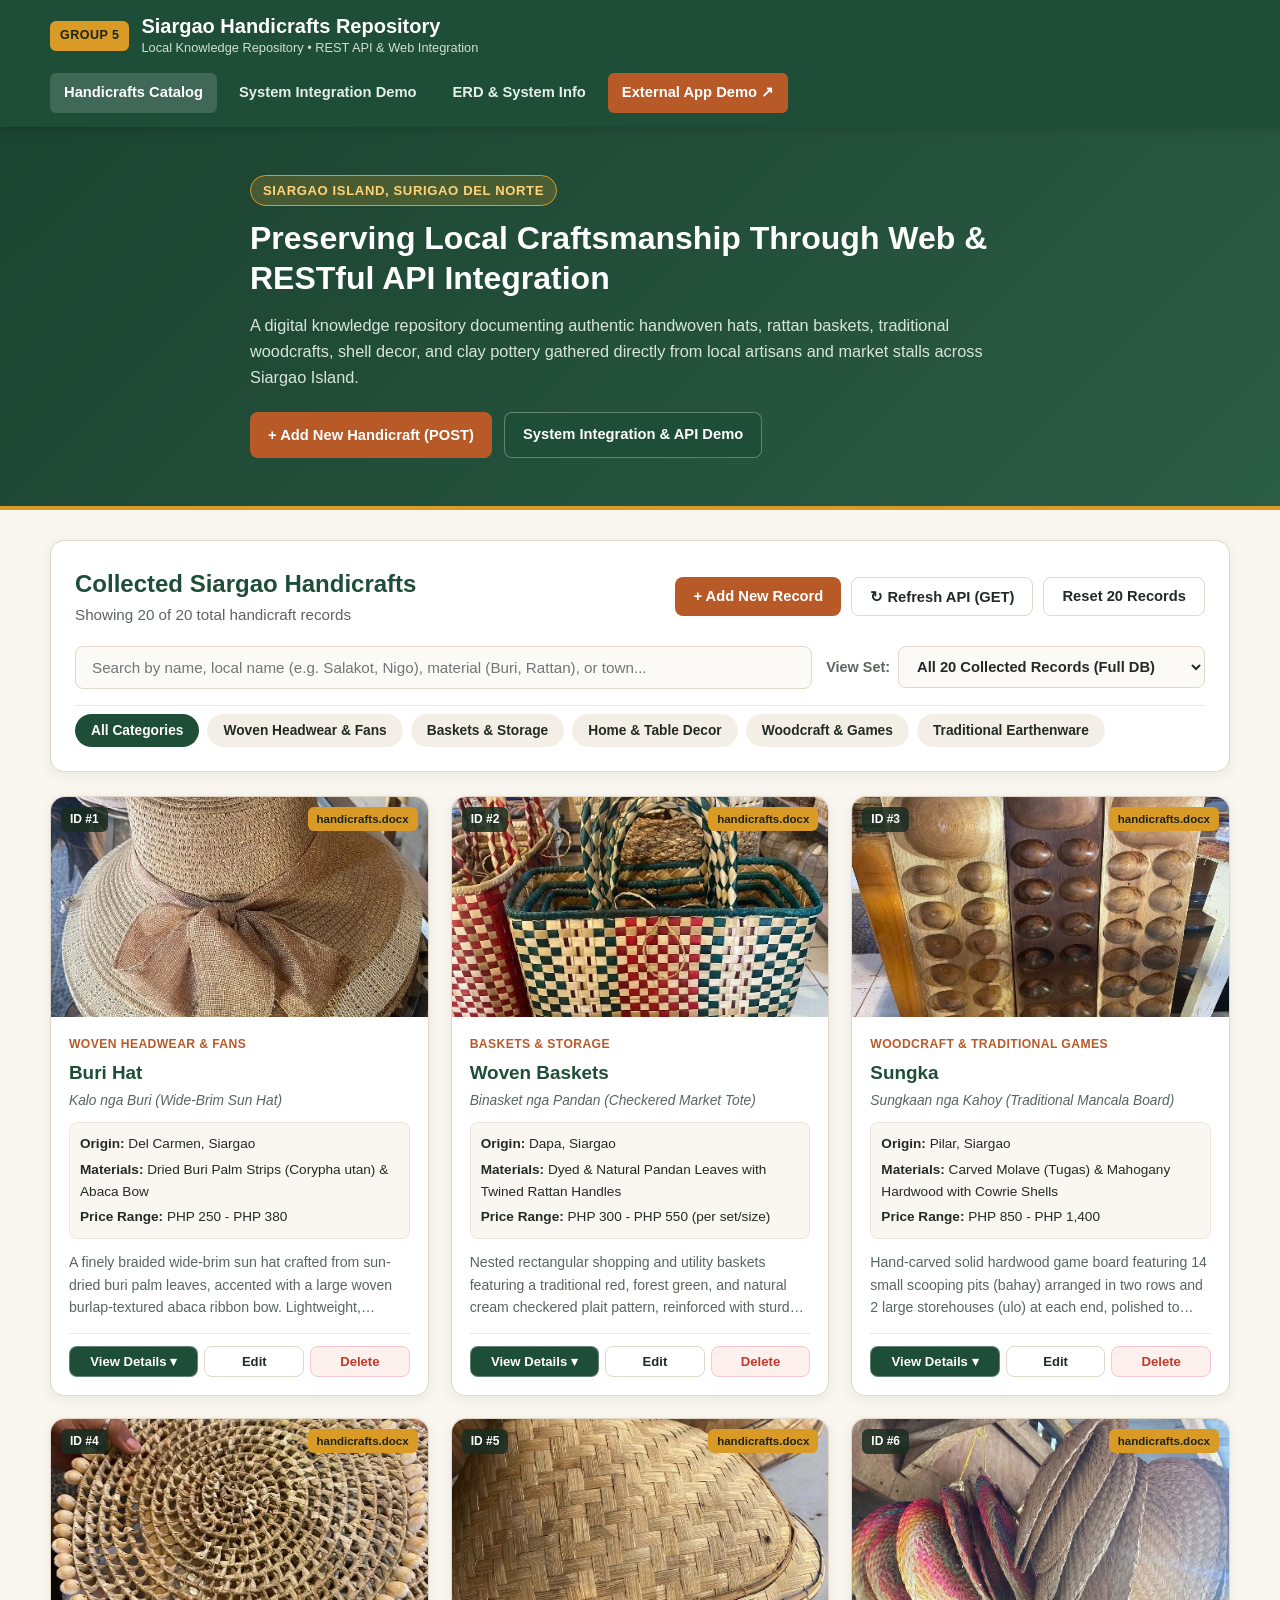
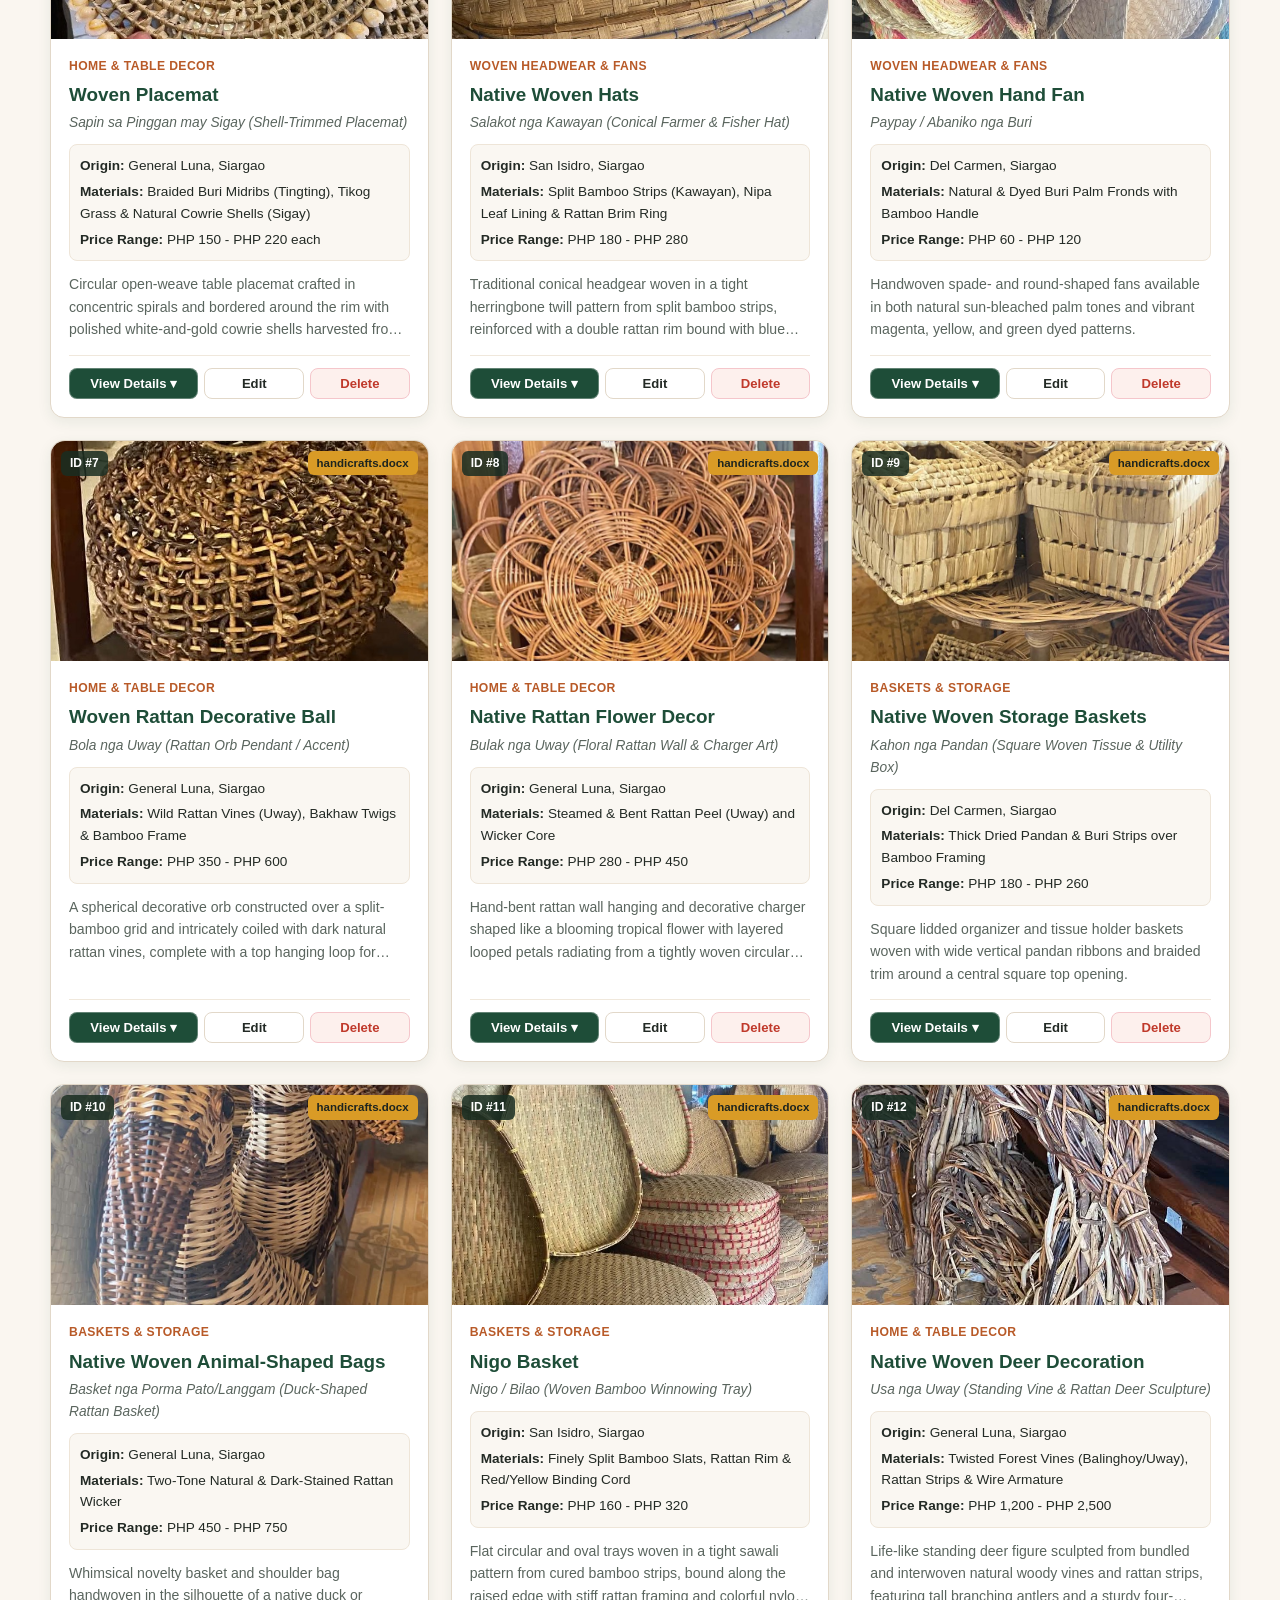
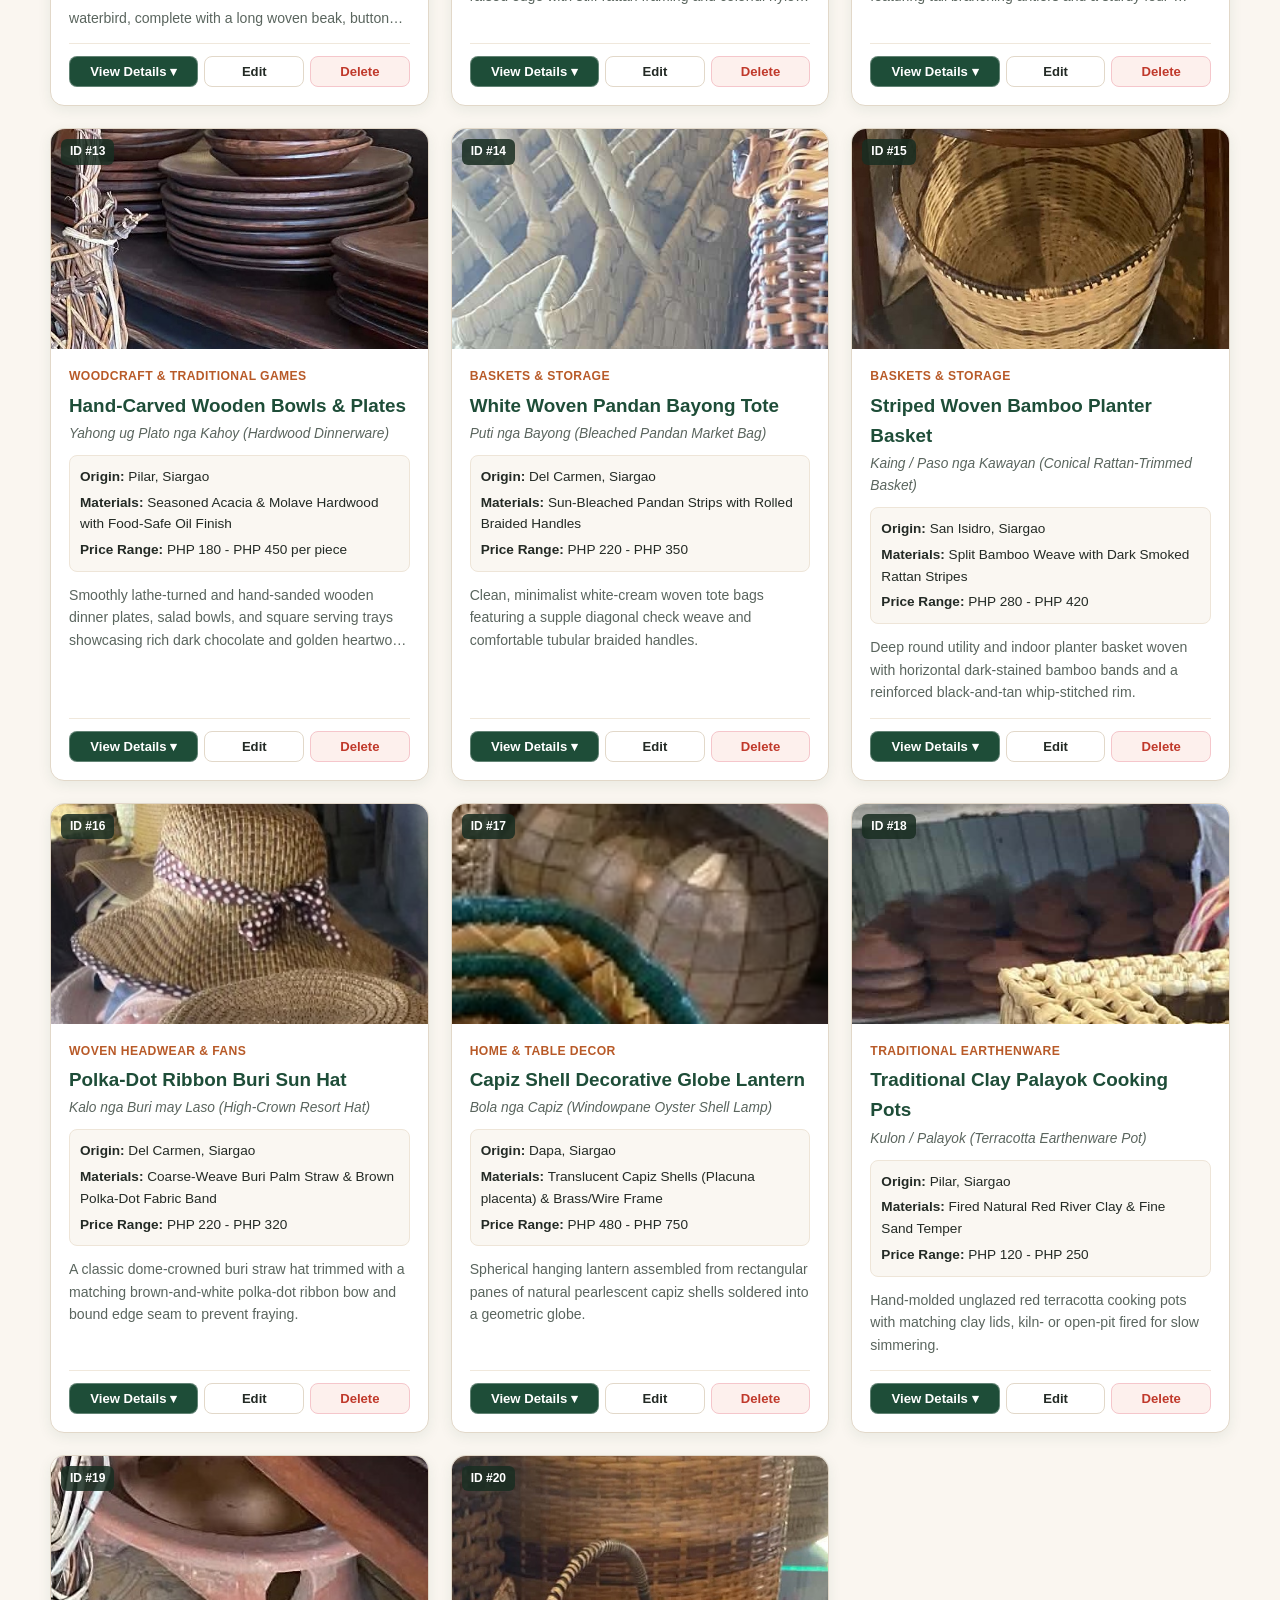
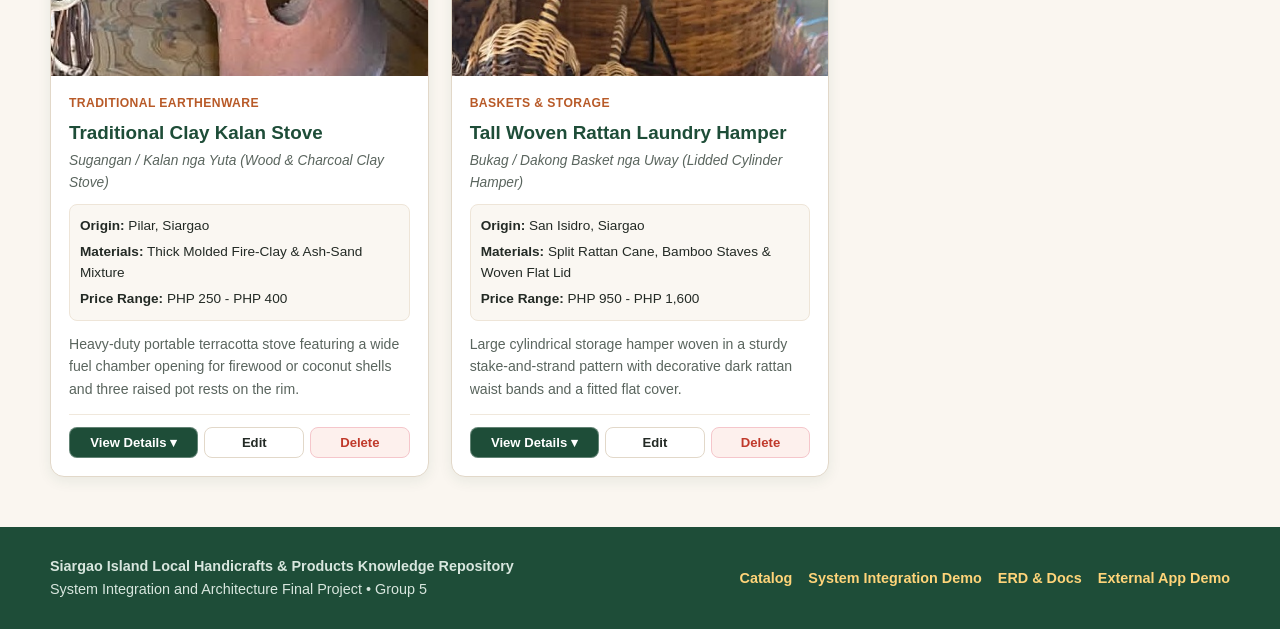
<file: index.html>
<!DOCTYPE html>
<html lang="en">
<head>
  <meta charset="UTF-8" />
  <meta name="viewport" content="width=device-width, initial-scale=1.0" />
  <title>Siargao Island Handicrafts | Local Knowledge Repository (Group 5)</title>
  <!-- Main Stylesheet (Easy to read and customize) -->
  <link rel="stylesheet" href="style.css?v=4" />
</head>
<body>

  <!-- ========================================================================
       1. TOP NAVIGATION BAR
       Easy-to-understand navigation links to jump between sections of the page.
       ======================================================================== -->
  <header class="navbar">
    <div class="container navbar-content">
      <div class="brand">
        <span class="brand-badge">GROUP 5</span>
        <div>
          <h1 class="brand-title">Siargao Handicrafts Repository</h1>
          <p class="brand-subtitle">Local Knowledge Repository &bull; REST API &amp; Web Integration</p>
        </div>
      </div>

      <nav class="nav-links">
        <a href="#catalog-section" class="nav-link active">Handicrafts Catalog</a>
        <a href="system-integration.html" class="nav-link">System Integration Demo</a>
        <a href="system-integration.html#architecture-section" class="nav-link">ERD &amp; System Info</a>
        <a href="client-demo.html" class="nav-link btn-external-app" target="_blank">
          External App Demo &#8599;
        </a>
      </nav>
    </div>
  </header>

  <!-- ========================================================================
       2. HERO BANNER SECTION
       Introduces the project title, background, and quick summary stats.
       ======================================================================== -->
  <section class="hero">
    <div class="container hero-grid">
      <div class="hero-text">
        <span class="island-tag">Siargao Island, Surigao del Norte</span>
        <h2>Preserving Local Craftsmanship Through Web &amp; RESTful API Integration</h2>
        <p>
          A digital knowledge repository documenting authentic handwoven hats, rattan baskets,
          traditional woodcrafts, shell decor, and clay pottery gathered directly from local
          artisans and market stalls across Siargao Island.
        </p>
        <div class="hero-actions">
          <button class="btn btn-primary" onclick="openAddModal()">
            + Add New Handicraft (POST)
          </button>
          <a href="system-integration.html" class="btn btn-secondary">
            System Integration &amp; API Demo
          </a>
        </div>
      </div>
    </div>
  </section>

  <!-- ========================================================================
       3. MAIN CATALOG SECTION (SEARCH, FILTER, AND RECORD CARDS)
       Retrieves and displays records from GET /api/records.php
       ======================================================================== -->
  <main class="container" id="catalog-section">

    <!-- Search and Filter Controls Bar -->
    <div class="controls-panel">
      <div class="controls-top-row">
        <div>
          <h3 class="section-heading">Collected Siargao Handicrafts</h3>
          <p class="section-subtext" id="results-count-text">Loading records from REST API...</p>
        </div>

        <div class="action-buttons-group">
          <button class="btn btn-primary" onclick="openAddModal()">
            + Add New Record
          </button>
          <button class="btn btn-outline" onclick="loadAllRecords()" title="Fetch fresh data from GET /api/records.php">
            &#8635; Refresh API (GET)
          </button>
          <button class="btn btn-outline" onclick="resetDemoData()" title="Restore all 20 original records">
            Reset 20 Records
          </button>
        </div>
      </div>

      <!-- Search Box & Source Filter -->
      <div class="search-filter-row">
        <div class="search-box">
          <label for="search-input" class="sr-only">Search Keywords</label>
          <input
            type="text"
            id="search-input"
            placeholder="Search by name, local name (e.g. Salakot, Nigo), material (Buri, Rattan), or town..."
            oninput="filterRecords()"
          />
          <button class="btn-clear-search" id="clear-search-btn" onclick="clearSearch()" style="display: none;">
            Clear
          </button>
        </div>

        <!-- Dropdown to filter between All 20 Records or the 12 in handicrafts.docx -->
        <div class="source-filter-box">
          <label for="source-select">View Set:</label>
          <select id="source-select" onchange="filterRecords()">
            <option value="all">All 20 Collected Records (Full DB)</option>
            <option value="docx">12 Featured Items (handicrafts.docx)</option>
          </select>
        </div>
      </div>

      <!-- Category Filter Buttons -->
      <div class="category-tabs" id="category-tabs">
        <button class="category-tab active" onclick="selectCategory('All', this)">All Categories</button>
        <button class="category-tab" onclick="selectCategory('Woven Headwear & Fans', this)">Woven Headwear &amp; Fans</button>
        <button class="category-tab" onclick="selectCategory('Baskets & Storage', this)">Baskets &amp; Storage</button>
        <button class="category-tab" onclick="selectCategory('Home & Table Decor', this)">Home &amp; Table Decor</button>
        <button class="category-tab" onclick="selectCategory('Woodcraft & Traditional Games', this)">Woodcraft &amp; Games</button>
        <button class="category-tab" onclick="selectCategory('Traditional Earthenware', this)">Traditional Earthenware</button>
      </div>
    </div>

    <!-- Status Notification Banner (Shows feedback when adding, editing, or deleting) -->
    <div id="notification-banner" class="notification-banner" style="display: none;"></div>

    <!-- Grid Container where JavaScript inserts the Handicraft Cards -->
    <div id="records-grid" class="records-grid">
      <!-- Cards are dynamically generated by displayRecords() in script.js -->
    </div>

  </main>

  <!-- ========================================================================
       4. MODAL: ADD OR UPDATE HANDICRAFT RECORD (POST / PUT)
       ======================================================================== -->
  <div id="form-modal" class="modal-overlay" style="display: none;" onclick="closeModalOnOutsideClick(event, 'form-modal')">
    <div class="modal-box">
      <div class="modal-header">
        <div>
          <span class="modal-api-badge" id="form-modal-api-badge">POST /api/create.php</span>
          <h3 id="form-modal-title">Add New Handicraft Record</h3>
        </div>
        <button class="modal-close-btn" onclick="closeFormModal()">&times;</button>
      </div>

      <form id="handicraft-form" onsubmit="saveRecord(event)">
        <div class="modal-body">
          <!-- Hidden input stores the ID when editing an existing record -->
          <input type="hidden" id="form-id" value="" />

          <!-- Validation Error Box inside the form -->
          <div id="form-error-box" class="form-error-box" style="display: none;"></div>

          <div class="form-row-two">
            <div class="form-group">
              <label for="form-name">Handicraft Name *</label>
              <input type="text" id="form-name" placeholder="e.g., Buri Hat" required />
            </div>

            <div class="form-group">
              <label for="form-local-name">Local / Visayan Name</label>
              <input type="text" id="form-local-name" placeholder="e.g., Kalo nga Buri" />
            </div>
          </div>

          <div class="form-row-two">
            <div class="form-group">
              <label for="form-category">Category *</label>
              <select id="form-category" required>
                <option value="Woven Headwear & Fans">Woven Headwear &amp; Fans</option>
                <option value="Baskets & Storage">Baskets &amp; Storage</option>
                <option value="Home & Table Decor">Home &amp; Table Decor</option>
                <option value="Woodcraft & Traditional Games">Woodcraft &amp; Traditional Games</option>
                <option value="Traditional Earthenware">Traditional Earthenware</option>
              </select>
            </div>

            <div class="form-group">
              <label for="form-municipality">Municipality in Siargao *</label>
              <input type="text" id="form-municipality" placeholder="e.g., Dapa, Siargao" required />
            </div>
          </div>

          <div class="form-row-two">
            <div class="form-group">
              <label for="form-materials">Materials Used *</label>
              <input type="text" id="form-materials" placeholder="e.g., Dried Buri Palm & Rattan" required />
            </div>

            <div class="form-group">
              <label for="form-price">Price Range</label>
              <input type="text" id="form-price" placeholder="e.g., PHP 200 - PHP 350" />
            </div>
          </div>

          <div class="form-row-two">
            <div class="form-group">
              <label for="form-dimensions">Dimensions / Size</label>
              <input type="text" id="form-dimensions" placeholder="e.g., 35 cm diameter" />
            </div>

            <div class="form-group">
              <label for="form-image-preset">Select Photograph (From handicrafts.docx)</label>
              <select id="form-image-preset" onchange="applyPresetImage()">
                <option value="images/01-buri-hat.jpg">01 - Buri Hat</option>
                <option value="images/02-woven-baskets.jpg">02 - Woven Baskets</option>
                <option value="images/03-sungka.jpg">03 - Sungka Board</option>
                <option value="images/04-woven-placemat.jpg">04 - Woven Placemat</option>
                <option value="images/05-native-woven-hats.jpg">05 - Native Woven Hats (Salakot)</option>
                <option value="images/06-native-woven-hand-fan.jpg">06 - Native Woven Hand Fan</option>
                <option value="images/07-woven-rattan-ball.jpg">07 - Woven Rattan Decorative Ball</option>
                <option value="images/08-rattan-flower-decor.jpg">08 - Native Rattan Flower Decor</option>
                <option value="images/09-woven-storage-baskets.jpg">09 - Native Woven Storage Baskets</option>
                <option value="images/10-animal-shaped-bags.jpg">10 - Native Woven Animal-Shaped Bags</option>
                <option value="images/11-nigo-basket.jpg">11 - Nigo Basket</option>
                <option value="images/12-woven-deer-decor.jpg">12 - Native Woven Deer Decoration</option>
                <option value="images/13-wooden-bowls-plates.jpg">13 - Hand-Carved Wooden Bowls &amp; Plates</option>
                <option value="images/14-white-pandan-bayong.jpg">14 - White Woven Pandan Bayong</option>
                <option value="images/15-bamboo-planter-basket.jpg">15 - Striped Bamboo Planter Basket</option>
                <option value="images/16-polkadot-buri-hat.jpg">16 - Polka-Dot Ribbon Buri Hat</option>
                <option value="images/17-capiz-globe-lantern.jpg">17 - Capiz Shell Globe Lantern</option>
                <option value="images/18-clay-palayok-pots.jpg">18 - Traditional Clay Palayok Pots</option>
                <option value="images/19-clay-kalan-stove.jpg">19 - Traditional Clay Kalan Stove</option>
                <option value="images/20-woven-laundry-hamper.jpg">20 - Tall Woven Rattan Hamper</option>
              </select>
            </div>
          </div>

          <div class="form-group">
            <label for="form-image-url">Image Path or URL</label>
            <input type="text" id="form-image-url" value="images/01-buri-hat.jpg" placeholder="images/01-buri-hat.jpg" />
          </div>

          <div class="form-group">
            <label for="form-description">Description *</label>
            <textarea id="form-description" rows="3" placeholder="Describe the handicraft's appearance, weaving pattern, and craftsmanship..." required></textarea>
          </div>

          <div class="form-group">
            <label for="form-significance">Cultural Significance / Local Usage</label>
            <textarea id="form-significance" rows="2" placeholder="How is this item used by the people of Siargao Island?"></textarea>
          </div>

          <div class="form-group">
            <label for="form-source">Data Gathering Source / Reference</label>
            <input type="text" id="form-source" placeholder="e.g., Interview & Photography at Dapa Public Market" />
          </div>
        </div>

        <div class="modal-footer">
          <button type="button" class="btn btn-outline" onclick="closeFormModal()">Cancel</button>
          <button type="submit" class="btn btn-primary" id="form-submit-btn">Save Handicraft</button>
        </div>
      </form>
    </div>
  </div>

  <!-- ========================================================================
       6. FOOTER
       ======================================================================== -->
  <footer class="footer">
    <div class="container footer-content">
      <div>
        <strong>Siargao Island Local Handicrafts &amp; Products Knowledge Repository</strong>
        <p>System Integration and Architecture Final Project &bull; Group 5</p>
      </div>
      <div class="footer-links">
        <a href="#catalog-section">Catalog</a>
        <a href="system-integration.html">System Integration Demo</a>
        <a href="system-integration.html#architecture-section">ERD &amp; Docs</a>
        <a href="client-demo.html" target="_blank">External App Demo</a>
      </div>
    </div>
  </footer>

  <!-- ========================================================================
       9. JAVASCRIPT FILES
       - database/initial_data.js provides starter records if opened without XAMPP
       - script.js contains all Fetch API calls (GET, POST, PUT, DELETE) and UI logic
       ======================================================================== -->
  <script src="database/initial_data.js?v=4"></script>
  <script src="script.js?v=4"></script>
</body>
</html>
</file>
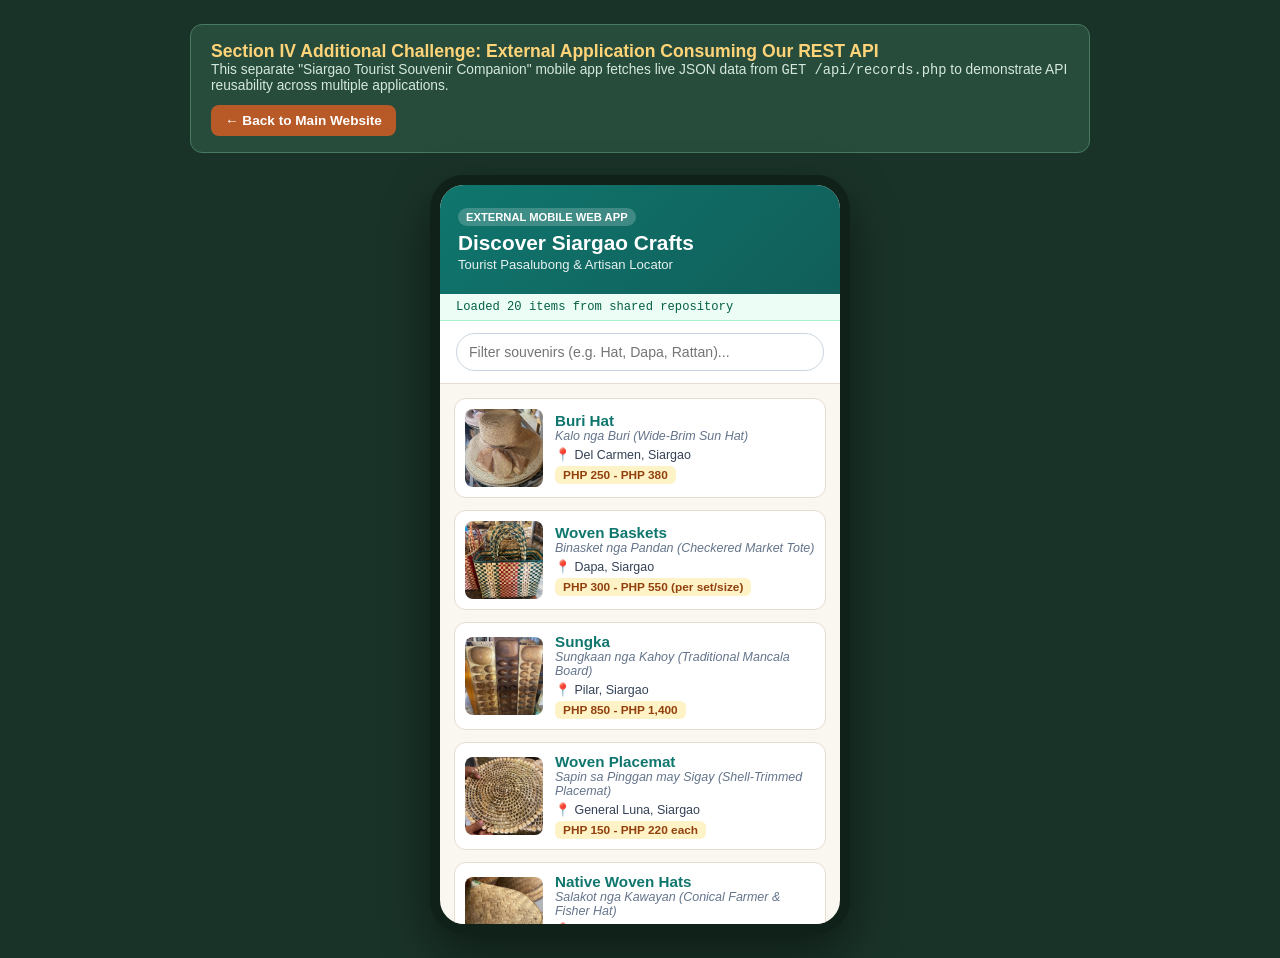
<file: client-demo.html>
<!DOCTYPE html>
<html lang="en">
<head>
  <meta charset="UTF-8" />
  <meta name="viewport" content="width=device-width, initial-scale=1.0" />
  <title>Siargao Souvenir Guide (External App Consuming REST API)</title>
  <style>
    /* ========================================================================
       SIMPLE STYLES FOR THE EXTERNAL CLIENT APP DEMO
       Demonstrates API Reusability (Section IV - Additional Challenge)
       ======================================================================== */
    * { box-sizing: border-box; margin: 0; padding: 0; }
    body {
      font-family: "Segoe UI", Tahoma, sans-serif;
      background: #1a3328;
      color: #222;
      padding: 24px 16px;
      display: flex;
      flex-direction: column;
      align-items: center;
      min-height: 100vh;
    }
    .demo-banner {
      max-width: 900px;
      width: 100%;
      background: #274c3b;
      color: #fff;
      border: 1px solid #487a62;
      border-radius: 12px;
      padding: 16px 20px;
      margin-bottom: 22px;
      display: flex;
      justify-content: space-between;
      align-items: center;
      flex-wrap: wrap;
      gap: 12px;
    }
    .demo-banner h1 { font-size: 1.1rem; color: #ffd479; }
    .demo-banner p { font-size: 0.86rem; color: #d5e8de; }
    .back-btn {
      background: #b85a28;
      color: #fff;
      text-decoration: none;
      padding: 8px 14px;
      border-radius: 8px;
      font-size: 0.85rem;
      font-weight: 700;
    }

    /* Mobile App Frame */
    .phone-frame {
      width: 100%;
      max-width: 420px;
      background: #faf6f0;
      border: 10px solid #102119;
      border-radius: 34px;
      overflow: hidden;
      box-shadow: 0 20px 50px rgba(0,0,0,0.45);
    }
    .app-header {
      background: linear-gradient(135deg, #0f766e, #115e59);
      color: #fff;
      padding: 22px 18px;
    }
    .app-tag {
      font-size: 0.7rem;
      background: rgba(255,255,255,0.2);
      padding: 3px 8px;
      border-radius: 12px;
      font-weight: 700;
    }
    .app-header h2 { font-size: 1.3rem; margin-top: 6px; }
    .app-header p { font-size: 0.82rem; opacity: 0.9; margin-top: 2px; }

    .app-search {
      padding: 12px 16px;
      background: #fff;
      border-bottom: 1px solid #e5ddd0;
    }
    .app-search input {
      width: 100%;
      padding: 10px 12px;
      border-radius: 20px;
      border: 1px solid #cbd5e1;
      font-size: 0.88rem;
    }

    .app-status-bar {
      background: #ecfdf5;
      color: #065f46;
      font-size: 0.76rem;
      padding: 6px 16px;
      font-family: Consolas, monospace;
      border-bottom: 1px solid #a7f3d0;
    }

    .app-list {
      max-height: 540px;
      overflow-y: auto;
      padding: 14px;
      display: flex;
      flex-direction: column;
      gap: 12px;
    }
    .souvenir-item {
      background: #fff;
      border-radius: 12px;
      padding: 10px;
      display: flex;
      gap: 12px;
      border: 1px solid #e6decb;
      align-items: center;
    }
    .souvenir-item img {
      width: 78px;
      height: 78px;
      border-radius: 8px;
      object-fit: cover;
      flex-shrink: 0;
    }
    .souvenir-info h4 { font-size: 0.95rem; color: #0f766e; }
    .souvenir-info .local { font-size: 0.78rem; color: #64748b; font-style: italic; }
    .souvenir-info .town { font-size: 0.78rem; margin-top: 4px; color: #334155; }
    .souvenir-info .price {
      display: inline-block;
      margin-top: 4px;
      background: #fef3c7;
      color: #92400e;
      font-size: 0.74rem;
      font-weight: 700;
      padding: 2px 8px;
      border-radius: 6px;
    }
  </style>
</head>
<body>

  <!-- Explanation Banner for the Professor / Presentation -->
  <div class="demo-banner">
    <div>
      <h1>Section IV Additional Challenge: External Application Consuming Our REST API</h1>
      <p>
        This separate "Siargao Tourist Souvenir Companion" mobile app fetches live JSON data from
        <code>GET /api/records.php</code> to demonstrate API reusability across multiple applications.
      </p>
    </div>
    <a href="index.html" class="back-btn">&larr; Back to Main Website</a>
  </div>

  <!-- Simulated Mobile Application UI -->
  <div class="phone-frame">
    <div class="app-header">
      <span class="app-tag">EXTERNAL MOBILE WEB APP</span>
      <h2>Discover Siargao Crafts</h2>
      <p>Tourist Pasalubong &amp; Artisan Locator</p>
    </div>

    <div class="app-status-bar" id="app-api-status">
      Connecting to GET /api/records.php ...
    </div>

    <div class="app-search">
      <input
        type="text"
        id="mobile-search"
        placeholder="Filter souvenirs (e.g. Hat, Dapa, Rattan)..."
        oninput="renderMobileList()"
      />
    </div>

    <div class="app-list" id="mobile-list">
      <!-- Populated via Fetch API -->
    </div>
  </div>

  <script src="database/initial_data.js"></script>
  <script>
    // ========================================================================
    // SIMPLE SCRIPT: Fetches data from /api/records.php and displays it
    // ========================================================================
    let souvenirList = [];

    async function loadFromApi() {
      const statusEl = document.getElementById("app-api-status");
      try {
        const response = await fetch("api/records.php");
        const json = await response.json();
        if (response.ok && json.data) {
          souvenirList = json.data;
          statusEl.textContent = `API Connected: GET /api/records.php (${souvenirList.length} items)`;
          renderMobileList();
          return;
        }
      } catch (err) {
        // Fallback if opened without server
      }

      const saved = localStorage.getItem("siargao_handicrafts_backup");
      souvenirList = saved ? JSON.parse(saved) : INITIAL_HANDICRAFTS_DATA;
      statusEl.textContent = `Loaded ${souvenirList.length} items from shared repository`;
      renderMobileList();
    }

    function renderMobileList() {
      const q = document.getElementById("mobile-search").value.trim().toLowerCase();
      const container = document.getElementById("mobile-list");

      const filtered = souvenirList.filter(function (item) {
        if (!q) return true;
        return (
          item.name.toLowerCase().includes(q) ||
          item.municipality.toLowerCase().includes(q) ||
          item.materials.toLowerCase().includes(q)
        );
      });

      let html = "";
      for (let i = 0; i < filtered.length; i++) {
        const s = filtered[i];
        html += `
          <div class="souvenir-item">
            <img src="${s.image_url}" alt="${s.name}" onerror="this.src='images/01-buri-hat.jpg'" />
            <div class="souvenir-info">
              <h4>${s.name}</h4>
              <div class="local">${s.local_name}</div>
              <div class="town">&#128205; ${s.municipality}</div>
              <span class="price">${s.price_range}</span>
            </div>
          </div>
        `;
      }
      container.innerHTML = html || "<p style='text-align:center;padding:20px;'>No souvenirs found.</p>";
    }

    loadFromApi();
  </script>
</body>
</html>
</file>
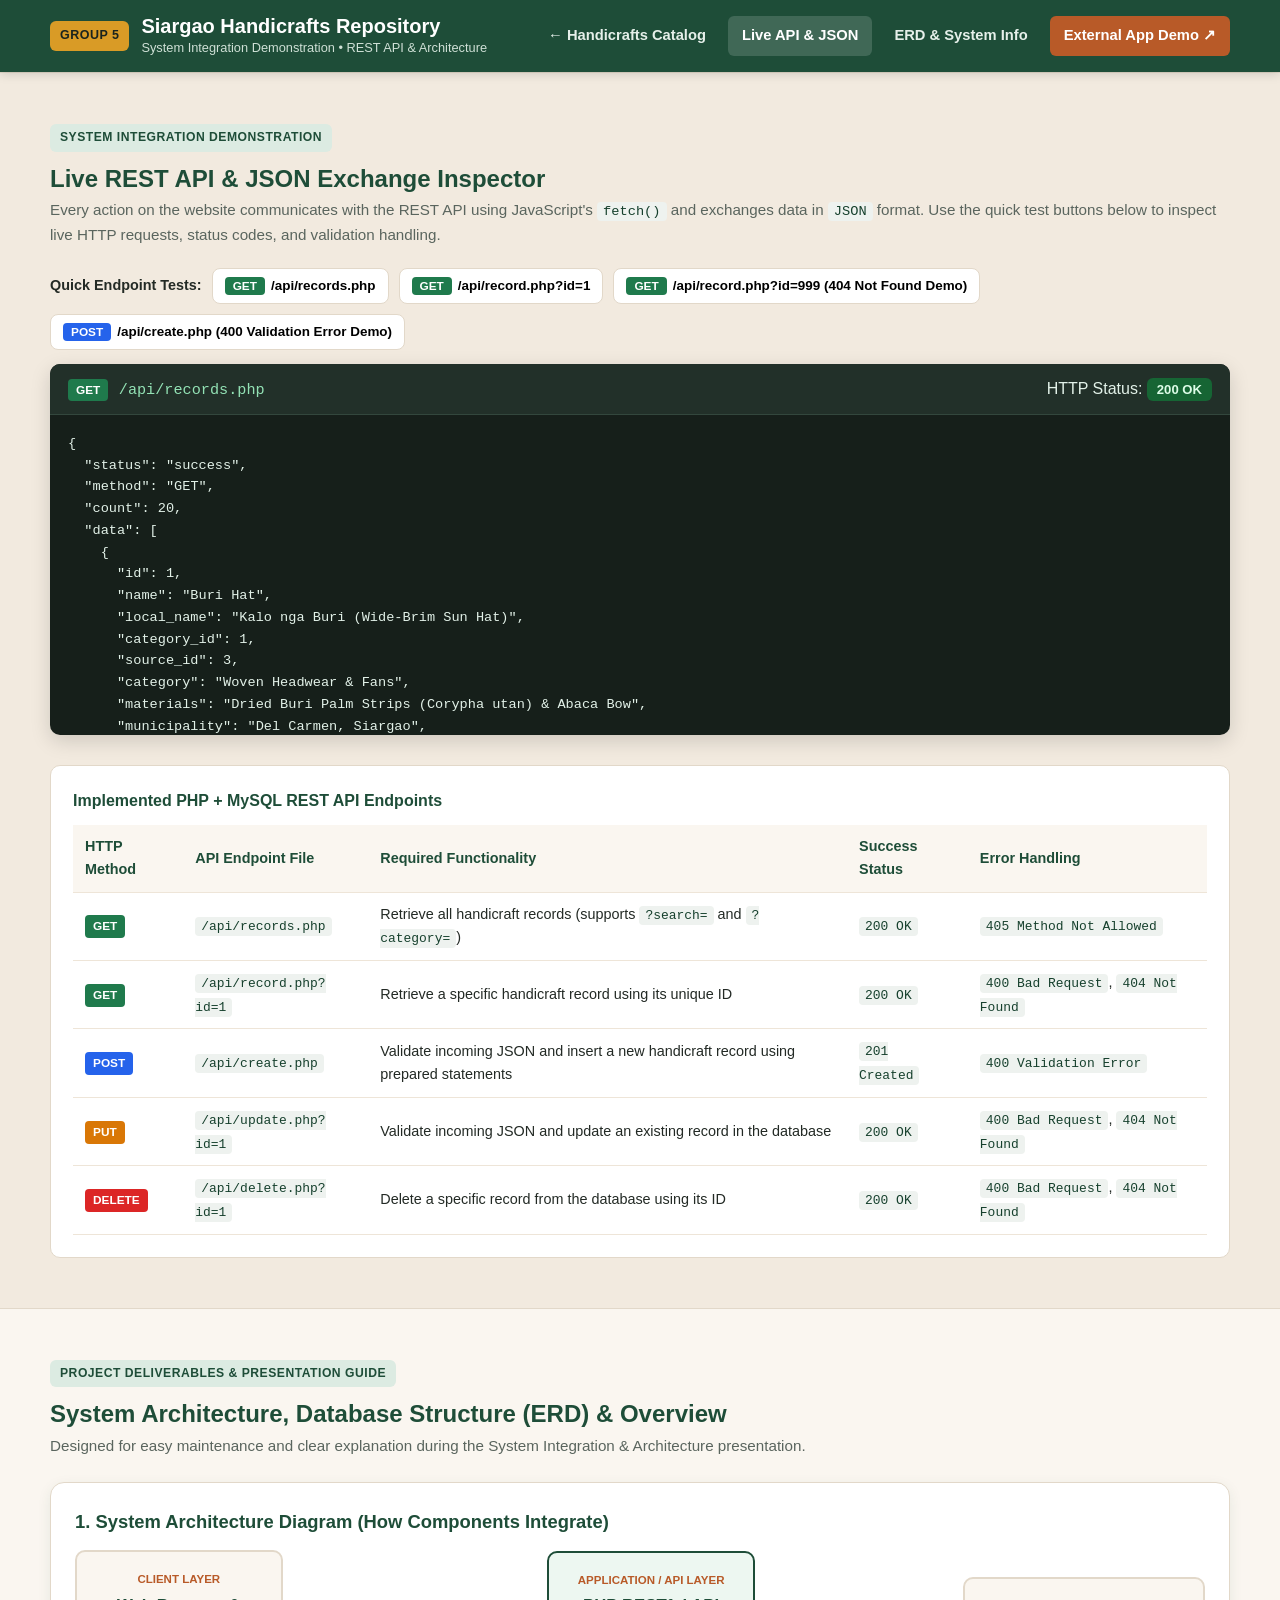
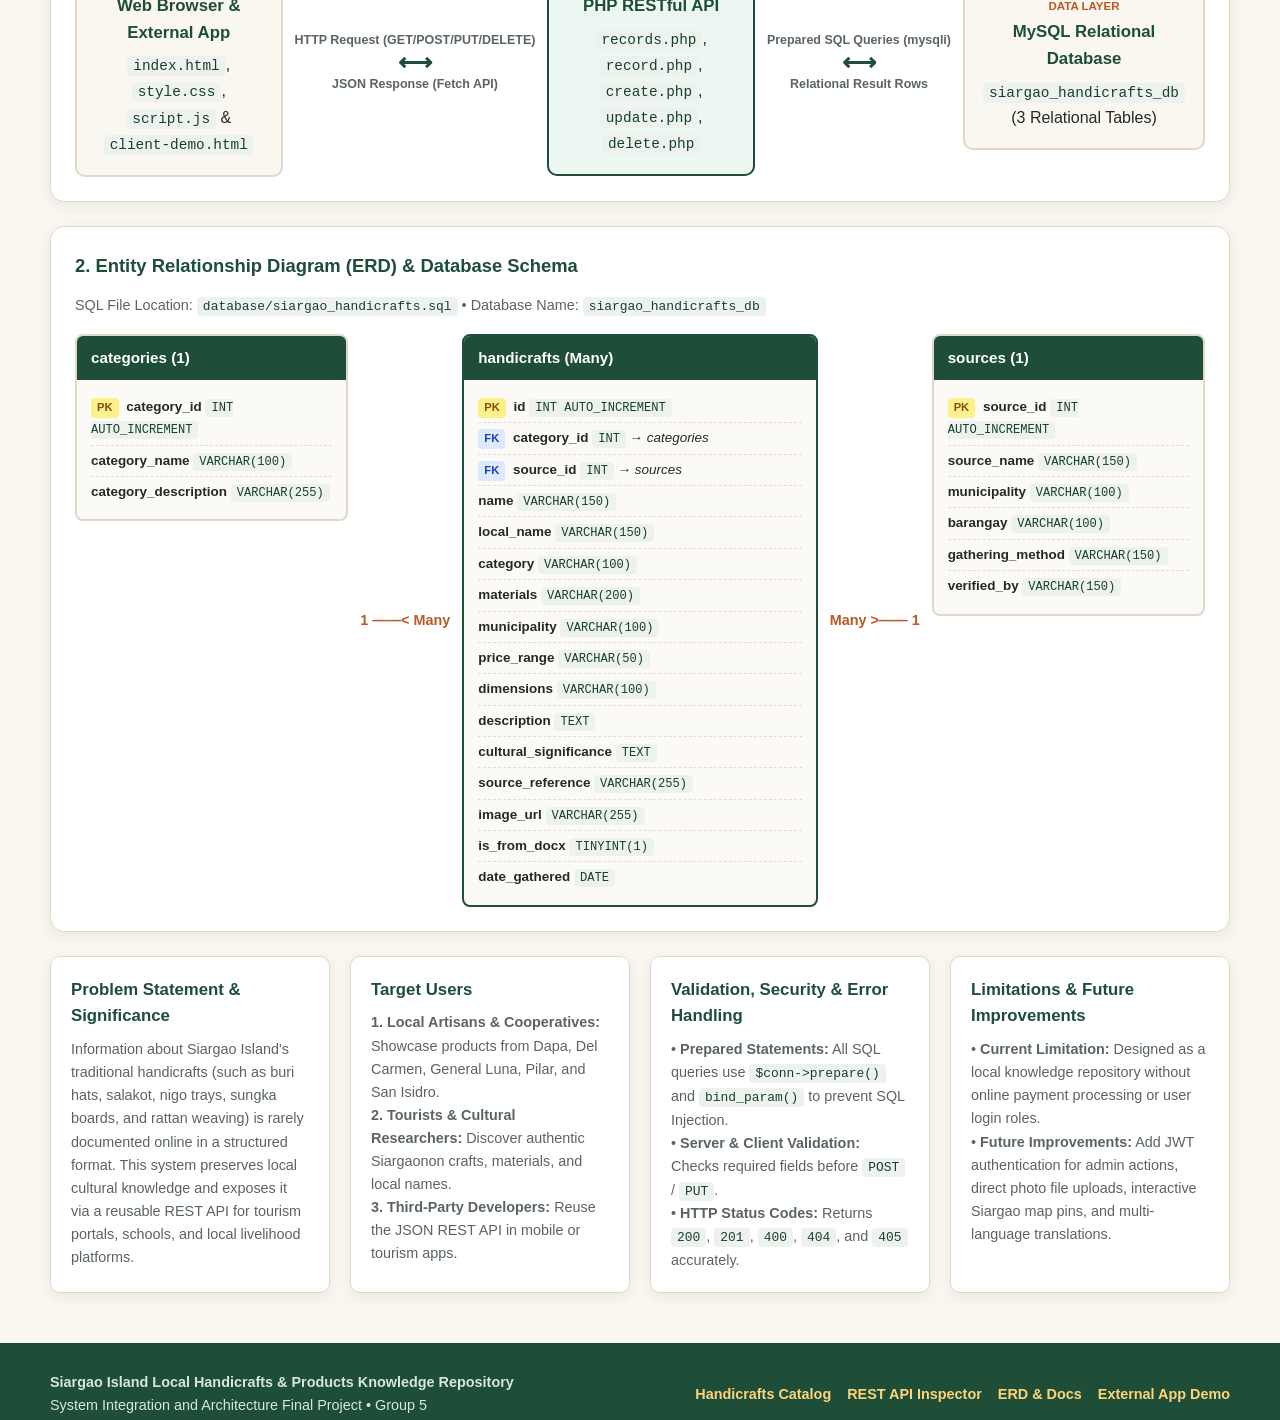
<file: system-integration.html>
<!DOCTYPE html>
<html lang="en">
<head>
  <meta charset="UTF-8" />
  <meta name="viewport" content="width=device-width, initial-scale=1.0" />
  <title>System Integration Demonstration | Siargao Handicrafts Repository (Group 5)</title>
  <!-- Main Stylesheet -->
  <link rel="stylesheet" href="style.css?v=4" />
</head>
<body>

  <!-- ========================================================================
       1. TOP NAVIGATION BAR
       Easy-to-understand navigation links to switch between pages.
       ======================================================================== -->
  <header class="navbar">
    <div class="container navbar-content">
      <div class="brand">
        <span class="brand-badge">GROUP 5</span>
        <div>
          <h1 class="brand-title">Siargao Handicrafts Repository</h1>
          <p class="brand-subtitle">System Integration Demonstration &bull; REST API &amp; Architecture</p>
        </div>
      </div>

      <nav class="nav-links">
        <a href="index.html" class="nav-link">&larr; Handicrafts Catalog</a>
        <a href="#api-inspector-section" class="nav-link active">Live API &amp; JSON</a>
        <a href="#architecture-section" class="nav-link">ERD &amp; System Info</a>
        <a href="client-demo.html" class="nav-link btn-external-app" target="_blank">
          External App Demo &#8599;
        </a>
      </nav>
    </div>
  </header>

  <!-- ========================================================================
       2. LIVE REST API & JSON INSPECTOR SECTION
       Demonstrates how the frontend communicates with the PHP/MySQL API via JSON.
       Perfect for live demonstration during the final project presentation!
       ======================================================================== -->
  <section class="api-section" id="api-inspector-section">
    <div class="container">
      <div class="section-header-Row">
        <div>
          <span class="section-badge">SYSTEM INTEGRATION DEMONSTRATION</span>
          <h3 class="section-heading">Live REST API &amp; JSON Exchange Inspector</h3>
          <p class="section-subtext">
            Every action on the website communicates with the REST API using JavaScript's
            <code>fetch()</code> and exchanges data in <code>JSON</code> format. Use the quick test buttons
            below to inspect live HTTP requests, status codes, and validation handling.
          </p>
        </div>
      </div>

      <!-- Status Notification Banner (Shows feedback when testing endpoints) -->
      <div id="notification-banner" class="notification-banner" style="display: none; margin-top: 16px;"></div>

      <!-- Quick API Endpoint Test Buttons (Great for Q&A and Presentation!) -->
      <div class="api-test-bar">
        <span class="api-test-label">Quick Endpoint Tests:</span>
        <button class="btn-api-test get" onclick="testApiEndpoint('GET_ALL')">
          <span class="method-pill get">GET</span> /api/records.php
        </button>
        <button class="btn-api-test get" onclick="testApiEndpoint('GET_ONE')">
          <span class="method-pill get">GET</span> /api/record.php?id=1
        </button>
        <button class="btn-api-test error" onclick="testApiEndpoint('GET_NOT_FOUND')">
          <span class="method-pill get">GET</span> /api/record.php?id=999 (404 Not Found Demo)
        </button>
        <button class="btn-api-test error" onclick="testApiEndpoint('POST_INVALID')">
          <span class="method-pill post">POST</span> /api/create.php (400 Validation Error Demo)
        </button>
      </div>

      <!-- API Inspector Console Box -->
      <div class="api-console">
        <div class="api-console-header">
          <div class="api-request-info">
            <span class="method-pill get" id="inspector-method">GET</span>
            <code class="endpoint-url" id="inspector-url">/api/records.php</code>
          </div>
          <div class="api-status-info">
            <span>HTTP Status:</span>
            <span class="status-code-badge status-200" id="inspector-status">200 OK</span>
          </div>
        </div>
        <pre class="api-json-output" id="inspector-json">// JSON response from the REST API will appear here automatically...</pre>
      </div>

      <!-- Reference Table of Required API Endpoints -->
      <div class="endpoints-table-wrapper">
        <h4>Implemented PHP + MySQL REST API Endpoints</h4>
        <table class="endpoints-table">
          <thead>
            <tr>
              <th>HTTP Method</th>
              <th>API Endpoint File</th>
              <th>Required Functionality</th>
              <th>Success Status</th>
              <th>Error Handling</th>
            </tr>
          </thead>
          <tbody>
            <tr>
              <td><span class="method-pill get">GET</span></td>
              <td><code>/api/records.php</code></td>
              <td>Retrieve all handicraft records (supports <code>?search=</code> and <code>?category=</code>)</td>
              <td><code>200 OK</code></td>
              <td><code>405 Method Not Allowed</code></td>
            </tr>
            <tr>
              <td><span class="method-pill get">GET</span></td>
              <td><code>/api/record.php?id=1</code></td>
              <td>Retrieve a specific handicraft record using its unique ID</td>
              <td><code>200 OK</code></td>
              <td><code>400 Bad Request</code>, <code>404 Not Found</code></td>
            </tr>
            <tr>
              <td><span class="method-pill post">POST</span></td>
              <td><code>/api/create.php</code></td>
              <td>Validate incoming JSON and insert a new handicraft record using prepared statements</td>
              <td><code>201 Created</code></td>
              <td><code>400 Validation Error</code></td>
            </tr>
            <tr>
              <td><span class="method-pill put">PUT</span></td>
              <td><code>/api/update.php?id=1</code></td>
              <td>Validate incoming JSON and update an existing record in the database</td>
              <td><code>200 OK</code></td>
              <td><code>400 Bad Request</code>, <code>404 Not Found</code></td>
            </tr>
            <tr>
              <td><span class="method-pill delete">DELETE</span></td>
              <td><code>/api/delete.php?id=1</code></td>
              <td>Delete a specific record from the database using its ID</td>
              <td><code>200 OK</code></td>
              <td><code>400 Bad Request</code>, <code>404 Not Found</code></td>
            </tr>
          </tbody>
        </table>
      </div>
    </div>
  </section>

  <!-- ========================================================================
       3. SYSTEM ARCHITECTURE, DATABASE ERD & PRESENTATION GUIDE SECTION
       Covers all 9 items required by System-Presentation-Rubrics.pdf!
       ======================================================================== -->
  <section class="architecture-section" id="architecture-section">
    <div class="container">
      <span class="section-badge">PROJECT DELIVERABLES &amp; PRESENTATION GUIDE</span>
      <h3 class="section-heading">System Architecture, Database Structure (ERD) &amp; Overview</h3>
      <p class="section-subtext">
        Designed for easy maintenance and clear explanation during the System Integration &amp; Architecture presentation.
      </p>

      <!-- Visual System Architecture Flow Diagram -->
      <div class="diagram-box">
        <h4>1. System Architecture Diagram (How Components Integrate)</h4>
        <div class="arch-flow">
          <div class="arch-node">
            <div class="arch-step">CLIENT LAYER</div>
            <h5>Web Browser &amp; External App</h5>
            <p><code>index.html</code>, <code>style.css</code>, <code>script.js</code> &amp; <code>client-demo.html</code></p>
          </div>
          <div class="arch-arrow">
            <span>HTTP Request (GET/POST/PUT/DELETE)</span>
            <div class="arrow-line">&longleftrightarrow;</div>
            <span>JSON Response (Fetch API)</span>
          </div>
          <div class="arch-node highlight">
            <div class="arch-step">APPLICATION / API LAYER</div>
            <h5>PHP RESTful API</h5>
            <p><code>records.php</code>, <code>record.php</code>, <code>create.php</code>, <code>update.php</code>, <code>delete.php</code></p>
          </div>
          <div class="arch-arrow">
            <span>Prepared SQL Queries (mysqli)</span>
            <div class="arrow-line">&longleftrightarrow;</div>
            <span>Relational Result Rows</span>
          </div>
          <div class="arch-node">
            <div class="arch-step">DATA LAYER</div>
            <h5>MySQL Relational Database</h5>
            <p><code>siargao_handicrafts_db</code> (3 Relational Tables)</p>
          </div>
        </div>
      </div>

      <!-- Entity Relationship Diagram (ERD) -->
      <div class="diagram-box">
        <h4>2. Entity Relationship Diagram (ERD) &amp; Database Schema</h4>
        <p class="diagram-note">
          SQL File Location: <code>database/siargao_handicrafts.sql</code> &bull; Database Name: <code>siargao_handicrafts_db</code>
        </p>
        <div class="erd-grid">
          <!-- Table 1: categories -->
          <div class="erd-table">
            <div class="erd-table-header">categories (1)</div>
            <ul class="erd-fields">
              <li><span class="key-badge pk">PK</span> <strong>category_id</strong> <code>INT AUTO_INCREMENT</code></li>
              <li><strong>category_name</strong> <code>VARCHAR(100)</code></li>
              <li><strong>category_description</strong> <code>VARCHAR(255)</code></li>
            </ul>
          </div>

          <div class="erd-relation">1 &mdash;&mdash;&lt; Many</div>

          <!-- Table 2: handicrafts -->
          <div class="erd-table main-table">
            <div class="erd-table-header">handicrafts (Many)</div>
            <ul class="erd-fields">
              <li><span class="key-badge pk">PK</span> <strong>id</strong> <code>INT AUTO_INCREMENT</code></li>
              <li><span class="key-badge fk">FK</span> <strong>category_id</strong> <code>INT</code> &rarr; <em>categories</em></li>
              <li><span class="key-badge fk">FK</span> <strong>source_id</strong> <code>INT</code> &rarr; <em>sources</em></li>
              <li><strong>name</strong> <code>VARCHAR(150)</code></li>
              <li><strong>local_name</strong> <code>VARCHAR(150)</code></li>
              <li><strong>category</strong> <code>VARCHAR(100)</code></li>
              <li><strong>materials</strong> <code>VARCHAR(200)</code></li>
              <li><strong>municipality</strong> <code>VARCHAR(100)</code></li>
              <li><strong>price_range</strong> <code>VARCHAR(50)</code></li>
              <li><strong>dimensions</strong> <code>VARCHAR(100)</code></li>
              <li><strong>description</strong> <code>TEXT</code></li>
              <li><strong>cultural_significance</strong> <code>TEXT</code></li>
              <li><strong>source_reference</strong> <code>VARCHAR(255)</code></li>
              <li><strong>image_url</strong> <code>VARCHAR(255)</code></li>
              <li><strong>is_from_docx</strong> <code>TINYINT(1)</code></li>
              <li><strong>date_gathered</strong> <code>DATE</code></li>
            </ul>
          </div>

          <div class="erd-relation">Many &gt;&mdash;&mdash; 1</div>

          <!-- Table 3: sources -->
          <div class="erd-table">
            <div class="erd-table-header">sources (1)</div>
            <ul class="erd-fields">
              <li><span class="key-badge pk">PK</span> <strong>source_id</strong> <code>INT AUTO_INCREMENT</code></li>
              <li><strong>source_name</strong> <code>VARCHAR(150)</code></li>
              <li><strong>municipality</strong> <code>VARCHAR(100)</code></li>
              <li><strong>barangay</strong> <code>VARCHAR(100)</code></li>
              <li><strong>gathering_method</strong> <code>VARCHAR(150)</code></li>
              <li><strong>verified_by</strong> <code>VARCHAR(150)</code></li>
            </ul>
          </div>
        </div>
      </div>

      <!-- Presentation Guidelines Cards (Answers Rubric Items 1-9) -->
      <div class="presentation-cards-grid">
        <div class="info-card">
          <h5>Problem Statement &amp; Significance</h5>
          <p>
            Information about Siargao Island's traditional handicrafts (such as buri hats, salakot,
            nigo trays, sungka boards, and rattan weaving) is rarely documented online in a structured
            format. This system preserves local cultural knowledge and exposes it via a reusable REST API
            for tourism portals, schools, and local livelihood platforms.
          </p>
        </div>

        <div class="info-card">
          <h5>Target Users</h5>
          <p>
            <strong>1. Local Artisans &amp; Cooperatives:</strong> Showcase products from Dapa, Del Carmen, General Luna, Pilar, and San Isidro.<br />
            <strong>2. Tourists &amp; Cultural Researchers:</strong> Discover authentic Siargaonon crafts, materials, and local names.<br />
            <strong>3. Third-Party Developers:</strong> Reuse the JSON REST API in mobile or tourism apps.
          </p>
        </div>

        <div class="info-card">
          <h5>Validation, Security &amp; Error Handling</h5>
          <p>
            &bull; <strong>Prepared Statements:</strong> All SQL queries use <code>$conn-&gt;prepare()</code> and <code>bind_param()</code> to prevent SQL Injection.<br />
            &bull; <strong>Server &amp; Client Validation:</strong> Checks required fields before <code>POST</code> / <code>PUT</code>.<br />
            &bull; <strong>HTTP Status Codes:</strong> Returns <code>200</code>, <code>201</code>, <code>400</code>, <code>404</code>, and <code>405</code> accurately.
          </p>
        </div>

        <div class="info-card">
          <h5>Limitations &amp; Future Improvements</h5>
          <p>
            &bull; <strong>Current Limitation:</strong> Designed as a local knowledge repository without online payment processing or user login roles.<br />
            &bull; <strong>Future Improvements:</strong> Add JWT authentication for admin actions, direct photo file uploads, interactive Siargao map pins, and multi-language translations.
          </p>
        </div>
      </div>
    </div>
  </section>

  <!-- ========================================================================
       4. FOOTER
       ======================================================================== -->
  <footer class="footer">
    <div class="container footer-content">
      <div>
        <strong>Siargao Island Local Handicrafts &amp; Products Knowledge Repository</strong>
        <p>System Integration and Architecture Final Project &bull; Group 5</p>
      </div>
      <div class="footer-links">
        <a href="index.html">Handicrafts Catalog</a>
        <a href="#api-inspector-section">REST API Inspector</a>
        <a href="#architecture-section">ERD &amp; Docs</a>
        <a href="client-demo.html" target="_blank">External App Demo</a>
      </div>
    </div>
  </footer>

  <!-- ========================================================================
       5. JAVASCRIPT FILES
       ======================================================================== -->
  <script src="database/initial_data.js?v=4"></script>
  <script src="script.js?v=4"></script>
</body>
</html>
</file>
<file: style.css>
/* ============================================================================
   FILE: style.css
   PURPOSE: Stylesheet for the Siargao Island Handicrafts Website
   
   HOW TO CUSTOMIZE COLORS (FOR JUNIOR DEVELOPERS):
   Change the color codes inside :root below to update the entire website theme!
   ============================================================================ */

:root {
  --bg-cream: #faf6f0;          /* Warm woven buri / sand background */
  --bg-white: #ffffff;          /* Clean white card background */
  --bg-soft-tan: #f2eadf;       /* Secondary section background */
  --primary-green: #1e4d38;     /* Siargao tropical palm green */
  --primary-green-dark: #153828;/* Darker green for hover states */
  --accent-terracotta: #b85a28; /* Warm rattan / terracotta accent */
  --accent-gold: #d99b26;       /* Golden straw badge color */
  --text-dark: #232a25;         /* Main readable text color */
  --text-muted: #5a655e;        /* Secondary gray-green text */
  --border-light: #e2d8c9;      /* Soft warm border color */
  --danger-red: #c0392b;        /* Delete button color */
  --shadow-soft: 0 4px 14px rgba(30, 77, 56, 0.08);
  --radius-md: 10px;
  --radius-lg: 14px;
}

/* ============================================================================
   1. BASIC RESET & TYPOGRAPHY
   ============================================================================ */
* {
  box-sizing: border-box;
  margin: 0;
  padding: 0;
}

html {
  scroll-behavior: smooth;
}

body {
  font-family: "Segoe UI", Tahoma, Geneva, Verdana, sans-serif;
  background-color: var(--bg-cream);
  color: var(--text-dark);
  line-height: 1.6;
}

.container {
  max-width: 1220px;
  margin: 0 auto;
  padding: 0 20px;
}

.sr-only {
  position: absolute;
  width: 1px;
  height: 1px;
  overflow: hidden;
  clip: rect(0, 0, 0, 0);
}

code {
  background: #eef2ef;
  color: #16402d;
  padding: 2px 6px;
  border-radius: 4px;
  font-family: Consolas, Monaco, monospace;
  font-size: 0.9em;
}

/* ============================================================================
   2. NAVIGATION BAR
   ============================================================================ */
.navbar {
  background-color: var(--primary-green);
  color: #ffffff;
  padding: 14px 0;
  position: sticky;
  top: 0;
  z-index: 100;
  box-shadow: 0 2px 10px rgba(0, 0, 0, 0.15);
}

.navbar-content {
  display: flex;
  justify-content: space-between;
  align-items: center;
  flex-wrap: wrap;
  gap: 15px;
}

.brand {
  display: flex;
  align-items: center;
  gap: 12px;
}

.brand-badge {
  background-color: var(--accent-gold);
  color: #1a241e;
  font-weight: 800;
  font-size: 0.78rem;
  padding: 5px 10px;
  border-radius: 6px;
  letter-spacing: 0.5px;
}

.brand-title {
  font-size: 1.25rem;
  font-weight: 700;
  line-height: 1.2;
}

.brand-subtitle {
  font-size: 0.8rem;
  color: #cfe0d6;
}

.nav-links {
  display: flex;
  align-items: center;
  gap: 8px;
  flex-wrap: wrap;
}

.nav-link {
  color: #e6f0ea;
  text-decoration: none;
  font-size: 0.92rem;
  font-weight: 600;
  padding: 8px 14px;
  border-radius: 6px;
  transition: background 0.2s;
}

.nav-link:hover,
.nav-link.active {
  background-color: rgba(255, 255, 255, 0.15);
  color: #ffffff;
}

.btn-external-app {
  background-color: var(--accent-terracotta);
  color: #ffffff !important;
}

.btn-external-app:hover {
  background-color: #9e491c !important;
}

/* ============================================================================
   3. HERO BANNER
   ============================================================================ */
.hero {
  background: linear-gradient(135deg, #1b4331 0%, #2b5c44 100%);
  color: #ffffff;
  padding: 48px 0;
  border-bottom: 4px solid var(--accent-gold);
}

.hero-grid {
  display: grid;
  grid-template-columns: 1fr;
  max-width: 820px;
}

.island-tag {
  display: inline-block;
  background-color: rgba(217, 155, 38, 0.22);
  border: 1px solid var(--accent-gold);
  color: #ffd479;
  font-size: 0.82rem;
  font-weight: 700;
  text-transform: uppercase;
  padding: 4px 12px;
  border-radius: 20px;
  margin-bottom: 12px;
  letter-spacing: 0.6px;
}

.hero-text h2 {
  font-size: 2rem;
  line-height: 1.25;
  margin-bottom: 14px;
}

.hero-text p {
  color: #d7e6dd;
  font-size: 1.02rem;
  margin-bottom: 22px;
}

.hero-actions {
  display: flex;
  gap: 12px;
  flex-wrap: wrap;
}

.hero-stats {
  display: grid;
  grid-template-columns: 1fr 1fr;
  gap: 14px;
}

.stat-card {
  background: rgba(255, 255, 255, 0.1);
  border: 1px solid rgba(255, 255, 255, 0.18);
  padding: 18px;
  border-radius: var(--radius-md);
  text-align: center;
}

.stat-number {
  display: block;
  font-size: 1.75rem;
  font-weight: 800;
  color: #ffd479;
  line-height: 1.2;
}

.stat-label {
  font-size: 0.82rem;
  color: #d9e8df;
}

/* ============================================================================
   4. BUTTONS
   ============================================================================ */
.btn {
  display: inline-flex;
  align-items: center;
  justify-content: center;
  gap: 6px;
  padding: 10px 18px;
  font-size: 0.92rem;
  font-weight: 600;
  border-radius: 8px;
  border: none;
  cursor: pointer;
  text-decoration: none;
  transition: all 0.2s ease;
}

.btn-primary {
  background-color: var(--accent-terracotta);
  color: #ffffff;
}

.btn-primary:hover {
  background-color: #9b481b;
}

.btn-secondary {
  background-color: var(--primary-green);
  color: #ffffff;
  border: 1px solid rgba(255, 255, 255, 0.3);
}

.btn-secondary:hover {
  background-color: var(--primary-green-dark);
}

.btn-outline {
  background-color: #ffffff;
  color: var(--text-dark);
  border: 1px solid var(--border-light);
}

.btn-outline:hover {
  background-color: var(--bg-soft-tan);
}

.btn-danger {
  background-color: #fdf0ed;
  color: var(--danger-red);
  border: 1px solid #f5c6cb;
}

.btn-danger:hover {
  background-color: var(--danger-red);
  color: #ffffff;
}

.btn-sm {
  padding: 7px 12px;
  font-size: 0.82rem;
}

/* ============================================================================
   5. SEARCH & FILTER CONTROLS PANEL
   ============================================================================ */
.controls-panel {
  background-color: var(--bg-white);
  border: 1px solid var(--border-light);
  border-radius: var(--radius-lg);
  padding: 24px;
  margin-top: 30px;
  margin-bottom: 24px;
  box-shadow: var(--shadow-soft);
}

.controls-top-row {
  display: flex;
  justify-content: space-between;
  align-items: center;
  flex-wrap: wrap;
  gap: 15px;
  margin-bottom: 18px;
}

.section-heading {
  font-size: 1.5rem;
  color: var(--primary-green);
}

.section-subtext {
  color: var(--text-muted);
  font-size: 0.95rem;
}

.action-buttons-group {
  display: flex;
  gap: 10px;
  flex-wrap: wrap;
}

.search-filter-row {
  display: grid;
  grid-template-columns: 1fr auto;
  gap: 14px;
  margin-bottom: 16px;
}

.search-box {
  position: relative;
  display: flex;
  align-items: center;
}

.search-box input {
  width: 100%;
  padding: 12px 16px;
  font-size: 0.95rem;
  border: 1px solid var(--border-light);
  border-radius: 8px;
  background-color: #fcfaf7;
}

.search-box input:focus {
  outline: 2px solid var(--primary-green);
  background-color: #ffffff;
}

.btn-clear-search {
  position: absolute;
  right: 10px;
  background: #e2d8c9;
  border: none;
  padding: 4px 10px;
  border-radius: 5px;
  font-size: 0.8rem;
  cursor: pointer;
}

.source-filter-box {
  display: flex;
  align-items: center;
  gap: 8px;
}

.source-filter-box label {
  font-weight: 600;
  font-size: 0.9rem;
  color: var(--text-muted);
  white-space: nowrap;
}

.source-filter-box select {
  padding: 11px 14px;
  border-radius: 8px;
  border: 1px solid var(--border-light);
  background-color: #fcfaf7;
  font-size: 0.92rem;
  font-weight: 600;
  color: var(--text-dark);
}

.category-tabs {
  display: flex;
  gap: 8px;
  flex-wrap: wrap;
  padding-top: 8px;
  border-top: 1px solid #f0e8dc;
}

.category-tab {
  background-color: #f4efe6;
  color: var(--text-dark);
  border: 1px solid transparent;
  padding: 8px 15px;
  border-radius: 20px;
  font-size: 0.86rem;
  font-weight: 600;
  cursor: pointer;
  transition: all 0.15s;
}

.category-tab:hover {
  background-color: #e6decb;
}

.category-tab.active {
  background-color: var(--primary-green);
  color: #ffffff;
}

/* Notification Banner */
.notification-banner {
  padding: 14px 18px;
  border-radius: 8px;
  margin-bottom: 20px;
  font-weight: 600;
  display: flex;
  justify-content: space-between;
  align-items: center;
}

.notification-banner.success {
  background-color: #e6f4ea;
  color: #135c2d;
  border: 1px solid #b7e1c4;
}

.notification-banner.error {
  background-color: #fce8e6;
  color: #a51d24;
  border: 1px solid #f5c2c0;
}

/* ============================================================================
   6. HANDICRAFT CARDS GRID
   ============================================================================ */
.records-grid {
  display: grid;
  grid-template-columns: repeat(auto-fill, minmax(280px, 1fr));
  gap: 22px;
  margin-bottom: 50px;
}

.craft-card {
  position: relative;
  background-color: var(--bg-white);
  border: 1px solid var(--border-light);
  border-radius: var(--radius-lg);
  overflow: visible;
  box-shadow: var(--shadow-soft);
  display: flex;
  flex-direction: column;
  transition: transform 0.2s ease, box-shadow 0.2s ease;
  z-index: 1;
}

.craft-card.dropdown-open {
  z-index: 60;
}

.craft-card:hover {
  transform: translateY(-4px);
  box-shadow: 0 10px 22px rgba(30, 77, 56, 0.13);
}

.craft-card.dropdown-open:hover {
  transform: none;
}

.card-image-wrapper {
  position: relative;
  height: 220px;
  background-color: #efe8dc;
  overflow: hidden;
  border-radius: var(--radius-lg) var(--radius-lg) 0 0;
}

.card-image {
  width: 100%;
  height: 100%;
  object-fit: cover;
  display: block;
}

.card-id-badge {
  position: absolute;
  top: 10px;
  left: 10px;
  background-color: rgba(25, 45, 34, 0.85);
  color: #ffffff;
  font-size: 0.75rem;
  font-weight: 700;
  padding: 3px 9px;
  border-radius: 6px;
}

.card-docx-badge {
  position: absolute;
  top: 10px;
  right: 10px;
  background-color: var(--accent-gold);
  color: #1d241f;
  font-size: 0.72rem;
  font-weight: 800;
  padding: 3px 9px;
  border-radius: 6px;
}

.card-body {
  padding: 18px;
  display: flex;
  flex-direction: column;
  flex-grow: 1;
}

.card-category {
  font-size: 0.76rem;
  font-weight: 700;
  text-transform: uppercase;
  color: var(--accent-terracotta);
  letter-spacing: 0.4px;
  margin-bottom: 4px;
}

.card-title {
  font-size: 1.18rem;
  font-weight: 700;
  color: var(--primary-green);
  margin-bottom: 2px;
}

.card-local-name {
  font-size: 0.86rem;
  font-style: italic;
  color: var(--text-muted);
  margin-bottom: 10px;
}

.card-meta-list {
  font-size: 0.85rem;
  color: var(--text-dark);
  margin-bottom: 12px;
  background-color: #faf7f2;
  padding: 10px;
  border-radius: 8px;
  border: 1px solid #eee5d8;
}

.card-meta-list div {
  margin-bottom: 4px;
}

.card-meta-list div:last-child {
  margin-bottom: 0;
}

.card-description {
  font-size: 0.88rem;
  color: var(--text-muted);
  margin-bottom: 14px;
  display: -webkit-box;
  -webkit-line-clamp: 3;
  -webkit-box-orient: vertical;
  overflow: hidden;
}

/* Floating Overlay Dropdown Details Box on Top of Bottom Card */
.card-details-dropdown {
  position: absolute;
  top: calc(100% - 6px);
  left: -1px;
  right: -1px;
  z-index: 70;
  background-color: #faf6ee;
  border: 1px solid var(--primary-green);
  border-top: 4px solid var(--primary-green);
  border-radius: 0 0 var(--radius-lg) var(--radius-lg);
  padding: 14px 16px;
  font-size: 0.84rem;
  color: var(--text-dark);
  box-shadow: 0 18px 36px rgba(18, 45, 32, 0.28);
  animation: fadeDown 0.18s ease-out;
}

@keyframes fadeDown {
  from {
    opacity: 0;
    transform: translateY(-4px);
  }
  to {
    opacity: 1;
    transform: translateY(0);
  }
}

.dropdown-api-badge {
  display: inline-block;
  background-color: var(--primary-green);
  color: #ffd479;
  font-family: Consolas, Monaco, monospace;
  font-size: 0.72rem;
  font-weight: 700;
  padding: 2px 8px;
  border-radius: 4px;
  margin-bottom: 8px;
}

.dropdown-detail-row {
  margin-bottom: 8px;
}

.dropdown-detail-row strong {
  display: block;
  color: var(--primary-green);
  font-size: 0.78rem;
  text-transform: uppercase;
  letter-spacing: 0.3px;
  margin-bottom: 2px;
}

.dropdown-detail-row p {
  color: var(--text-dark);
  line-height: 1.45;
}

.dropdown-source-meta {
  margin-top: 8px;
  padding-top: 8px;
  border-top: 1px dashed #d5c7b2;
  font-size: 0.78rem;
  color: var(--text-muted);
}

.dropdown-source-meta div {
  margin-bottom: 3px;
}

.card-actions {
  margin-top: auto;
  display: grid;
  grid-template-columns: 1.3fr 1fr 1fr;
  gap: 6px;
  padding-top: 12px;
  border-top: 1px solid #f0e8dc;
}

.empty-state {
  grid-column: 1 / -1;
  text-align: center;
  padding: 50px 20px;
  background-color: var(--bg-white);
  border-radius: var(--radius-lg);
  border: 1px dashed var(--border-light);
}

/* ============================================================================
   7. LIVE REST API & JSON INSPECTOR SECTION
   ============================================================================ */
.api-section {
  background-color: var(--bg-soft-tan);
  padding: 50px 0;
  border-top: 1px solid var(--border-light);
  border-bottom: 1px solid var(--border-light);
}

.section-badge {
  display: inline-block;
  background-color: #dcebe2;
  color: var(--primary-green);
  font-size: 0.76rem;
  font-weight: 800;
  padding: 4px 10px;
  border-radius: 6px;
  margin-bottom: 8px;
  letter-spacing: 0.5px;
}

.api-test-bar {
  display: flex;
  align-items: center;
  gap: 10px;
  flex-wrap: wrap;
  margin: 20px 0 14px 0;
}

.api-test-label {
  font-weight: 700;
  font-size: 0.9rem;
}

.btn-api-test {
  background-color: #ffffff;
  border: 1px solid var(--border-light);
  padding: 8px 12px;
  border-radius: 8px;
  font-size: 0.84rem;
  font-weight: 600;
  cursor: pointer;
  display: inline-flex;
  align-items: center;
  gap: 6px;
  transition: all 0.15s;
}

.btn-api-test:hover {
  border-color: var(--primary-green);
  background-color: #f4f9f6;
}

.method-pill {
  display: inline-block;
  padding: 2px 8px;
  border-radius: 4px;
  font-size: 0.74rem;
  font-weight: 800;
  color: #ffffff;
  text-transform: uppercase;
}

.method-pill.get { background-color: #1f7a4c; }
.method-pill.post { background-color: #2563eb; }
.method-pill.put { background-color: #d97706; }
.method-pill.delete { background-color: #dc2626; }

.api-console {
  background-color: #161f1a;
  color: #e2f1e8;
  border-radius: var(--radius-md);
  overflow: hidden;
  box-shadow: 0 6px 20px rgba(0, 0, 0, 0.15);
  margin-bottom: 30px;
}

.api-console-header {
  background-color: #223029;
  padding: 12px 18px;
  display: flex;
  justify-content: space-between;
  align-items: center;
  flex-wrap: wrap;
  gap: 10px;
  border-bottom: 1px solid #33473d;
}

.endpoint-url {
  background: transparent;
  color: #93e2b5;
  font-size: 0.95rem;
}

.status-code-badge {
  padding: 4px 10px;
  border-radius: 6px;
  font-size: 0.82rem;
  font-weight: 700;
}

.status-200 { background-color: #166534; color: #dcfce7; }
.status-400 { background-color: #991b1b; color: #fee2e2; }

.api-json-output {
  padding: 18px;
  font-family: Consolas, Monaco, monospace;
  font-size: 0.85rem;
  max-height: 320px;
  overflow-y: auto;
  white-space: pre-wrap;
  word-break: break-word;
}

/* Endpoints Table */
.endpoints-table-wrapper {
  background-color: var(--bg-white);
  padding: 22px;
  border-radius: var(--radius-md);
  border: 1px solid var(--border-light);
  overflow-x: auto;
}

.endpoints-table-wrapper h4 {
  margin-bottom: 12px;
  color: var(--primary-green);
}

.endpoints-table {
  width: 100%;
  border-collapse: collapse;
  font-size: 0.9rem;
}

.endpoints-table th,
.endpoints-table td {
  text-align: left;
  padding: 10px 12px;
  border-bottom: 1px solid #eee5d8;
}

.endpoints-table th {
  background-color: #faf6f0;
  color: var(--primary-green);
  font-weight: 700;
}

/* ============================================================================
   8. SYSTEM ARCHITECTURE & ERD SECTION
   ============================================================================ */
.architecture-section {
  padding: 50px 0;
}

.diagram-box {
  background-color: var(--bg-white);
  border: 1px solid var(--border-light);
  border-radius: var(--radius-lg);
  padding: 24px;
  margin-top: 24px;
  box-shadow: var(--shadow-soft);
}

.diagram-box h4 {
  color: var(--primary-green);
  margin-bottom: 14px;
  font-size: 1.15rem;
}

.diagram-note {
  font-size: 0.9rem;
  color: var(--text-muted);
  margin-bottom: 16px;
}

.arch-flow {
  display: grid;
  grid-template-columns: 1fr auto 1fr auto 1fr;
  align-items: center;
  gap: 12px;
}

.arch-node {
  background-color: #faf6f0;
  border: 2px solid var(--border-light);
  border-radius: var(--radius-md);
  padding: 18px;
  text-align: center;
}

.arch-node.highlight {
  background-color: #edf7f1;
  border-color: var(--primary-green);
}

.arch-step {
  font-size: 0.72rem;
  font-weight: 800;
  color: var(--accent-terracotta);
  margin-bottom: 4px;
}

.arch-node h5 {
  font-size: 1.05rem;
  color: var(--primary-green);
  margin-bottom: 6px;
}

.arch-arrow {
  text-align: center;
  font-size: 0.78rem;
  color: var(--text-muted);
  font-weight: 600;
}

.arrow-line {
  font-size: 1.5rem;
  color: var(--primary-green);
  line-height: 1;
}

/* ERD Grid */
.erd-grid {
  display: grid;
  grid-template-columns: 1fr auto 1.3fr auto 1fr;
  align-items: start;
  gap: 12px;
}

.erd-table {
  border: 2px solid var(--border-light);
  border-radius: 8px;
  overflow: hidden;
  background-color: #fcfaf7;
}

.erd-table.main-table {
  border-color: var(--primary-green);
}

.erd-table-header {
  background-color: var(--primary-green);
  color: #ffffff;
  font-weight: 700;
  padding: 10px 14px;
  font-size: 0.95rem;
}

.erd-fields {
  list-style: none;
  padding: 12px 14px;
  font-size: 0.84rem;
}

.erd-fields li {
  padding: 4px 0;
  border-bottom: 1px dashed #e6decb;
}

.erd-fields li:last-child {
  border-bottom: none;
}

.key-badge {
  display: inline-block;
  font-size: 0.7rem;
  font-weight: 800;
  padding: 1px 6px;
  border-radius: 4px;
  margin-right: 4px;
}

.key-badge.pk { background-color: #fef08a; color: #854d0e; }
.key-badge.fk { background-color: #dbeafe; color: #1e40af; }

.erd-relation {
  align-self: center;
  font-weight: 800;
  color: var(--accent-terracotta);
  font-size: 0.9rem;
  text-align: center;
}

.presentation-cards-grid {
  display: grid;
  grid-template-columns: repeat(auto-fit, minmax(260px, 1fr));
  gap: 20px;
  margin-top: 24px;
}

.info-card {
  background-color: var(--bg-white);
  border: 1px solid var(--border-light);
  border-radius: var(--radius-md);
  padding: 20px;
  box-shadow: var(--shadow-soft);
}

.info-card h5 {
  color: var(--primary-green);
  font-size: 1.05rem;
  margin-bottom: 8px;
}

.info-card p {
  font-size: 0.9rem;
  color: var(--text-muted);
}

/* ============================================================================
   9. MODALS (VIEW RECORD & ADD/EDIT FORM)
   ============================================================================ */
.modal-overlay {
  position: fixed;
  inset: 0;
  background-color: rgba(18, 30, 23, 0.68);
  z-index: 200;
  display: flex;
  align-items: center;
  justify-content: center;
  padding: 20px;
  overflow-y: auto;
}

.modal-box {
  background-color: var(--bg-white);
  width: 100%;
  max-width: 680px;
  border-radius: var(--radius-lg);
  box-shadow: 0 20px 40px rgba(0, 0, 0, 0.28);
  overflow: hidden;
  max-height: 92vh;
  display: flex;
  flex-direction: column;
}

.modal-box.modal-large {
  max-width: 880px;
}

.modal-header {
  background-color: var(--primary-green);
  color: #ffffff;
  padding: 16px 22px;
  display: flex;
  justify-content: space-between;
  align-items: center;
}

.modal-api-badge {
  display: inline-block;
  background-color: rgba(255, 255, 255, 0.18);
  color: #ffd479;
  font-family: Consolas, monospace;
  font-size: 0.78rem;
  padding: 2px 8px;
  border-radius: 4px;
  margin-bottom: 4px;
}

.modal-close-btn {
  background: transparent;
  border: none;
  color: #ffffff;
  font-size: 1.9rem;
  line-height: 1;
  cursor: pointer;
}

.modal-body {
  padding: 22px;
  overflow-y: auto;
}

.modal-footer {
  padding: 14px 22px;
  background-color: #faf6f0;
  border-top: 1px solid var(--border-light);
  display: flex;
  justify-content: flex-end;
  gap: 10px;
}

/* View Modal Layout */
.view-modal-grid {
  display: grid;
  grid-template-columns: 1fr 1.35fr;
  gap: 24px;
}

.view-main-image {
  width: 100%;
  max-height: 360px;
  object-fit: cover;
  border-radius: var(--radius-md);
  border: 1px solid var(--border-light);
}

.view-badges-row {
  display: flex;
  gap: 8px;
  flex-wrap: wrap;
  margin-top: 10px;
}

.badge {
  font-size: 0.78rem;
  font-weight: 700;
  padding: 4px 10px;
  border-radius: 6px;
}

.badge-category { background-color: #e6f2ec; color: var(--primary-green); }
.badge-docx { background-color: var(--accent-gold); color: #1f2420; }

.detail-group {
  margin-bottom: 12px;
}

.detail-group label {
  display: block;
  font-size: 0.78rem;
  font-weight: 700;
  text-transform: uppercase;
  color: var(--text-muted);
}

.detail-highlight {
  font-size: 1.05rem;
  font-weight: 700;
  color: var(--accent-terracotta);
}

.detail-two-cols {
  display: grid;
  grid-template-columns: 1fr 1fr;
  gap: 12px;
}

.detail-source-box {
  background-color: #faf6f0;
  border: 1px solid var(--border-light);
  padding: 12px;
  border-radius: 8px;
  font-size: 0.85rem;
  margin-top: 10px;
}

/* Form Styles */
.form-row-two {
  display: grid;
  grid-template-columns: 1fr 1fr;
  gap: 14px;
}

.form-group {
  margin-bottom: 14px;
}

.form-group label {
  display: block;
  font-weight: 600;
  font-size: 0.88rem;
  margin-bottom: 5px;
}

.form-group input,
.form-group select,
.form-group textarea {
  width: 100%;
  padding: 10px 12px;
  border: 1px solid var(--border-light);
  border-radius: 8px;
  font-family: inherit;
  font-size: 0.92rem;
}

.form-error-box {
  background-color: #fce8e6;
  color: #a51d24;
  padding: 10px 14px;
  border-radius: 8px;
  margin-bottom: 14px;
  font-size: 0.88rem;
  font-weight: 600;
}

/* ============================================================================
   10. FOOTER & RESPONSIVE DESIGN
   ============================================================================ */
.footer {
  background-color: var(--primary-green);
  color: #d8e6de;
  padding: 28px 0;
  font-size: 0.9rem;
}

.footer-content {
  display: flex;
  justify-content: space-between;
  align-items: center;
  flex-wrap: wrap;
  gap: 15px;
}

.footer-links {
  display: flex;
  gap: 16px;
}

.footer-links a {
  color: #ffd479;
  text-decoration: none;
  font-weight: 600;
}

@media (max-width: 860px) {
  .hero-grid,
  .view-modal-grid,
  .arch-flow,
  .erd-grid,
  .search-filter-row,
  .form-row-two {
    grid-template-columns: 1fr;
  }
  .arrow-line {
    transform: rotate(90deg);
    margin: 6px 0;
  }
}
</file>
